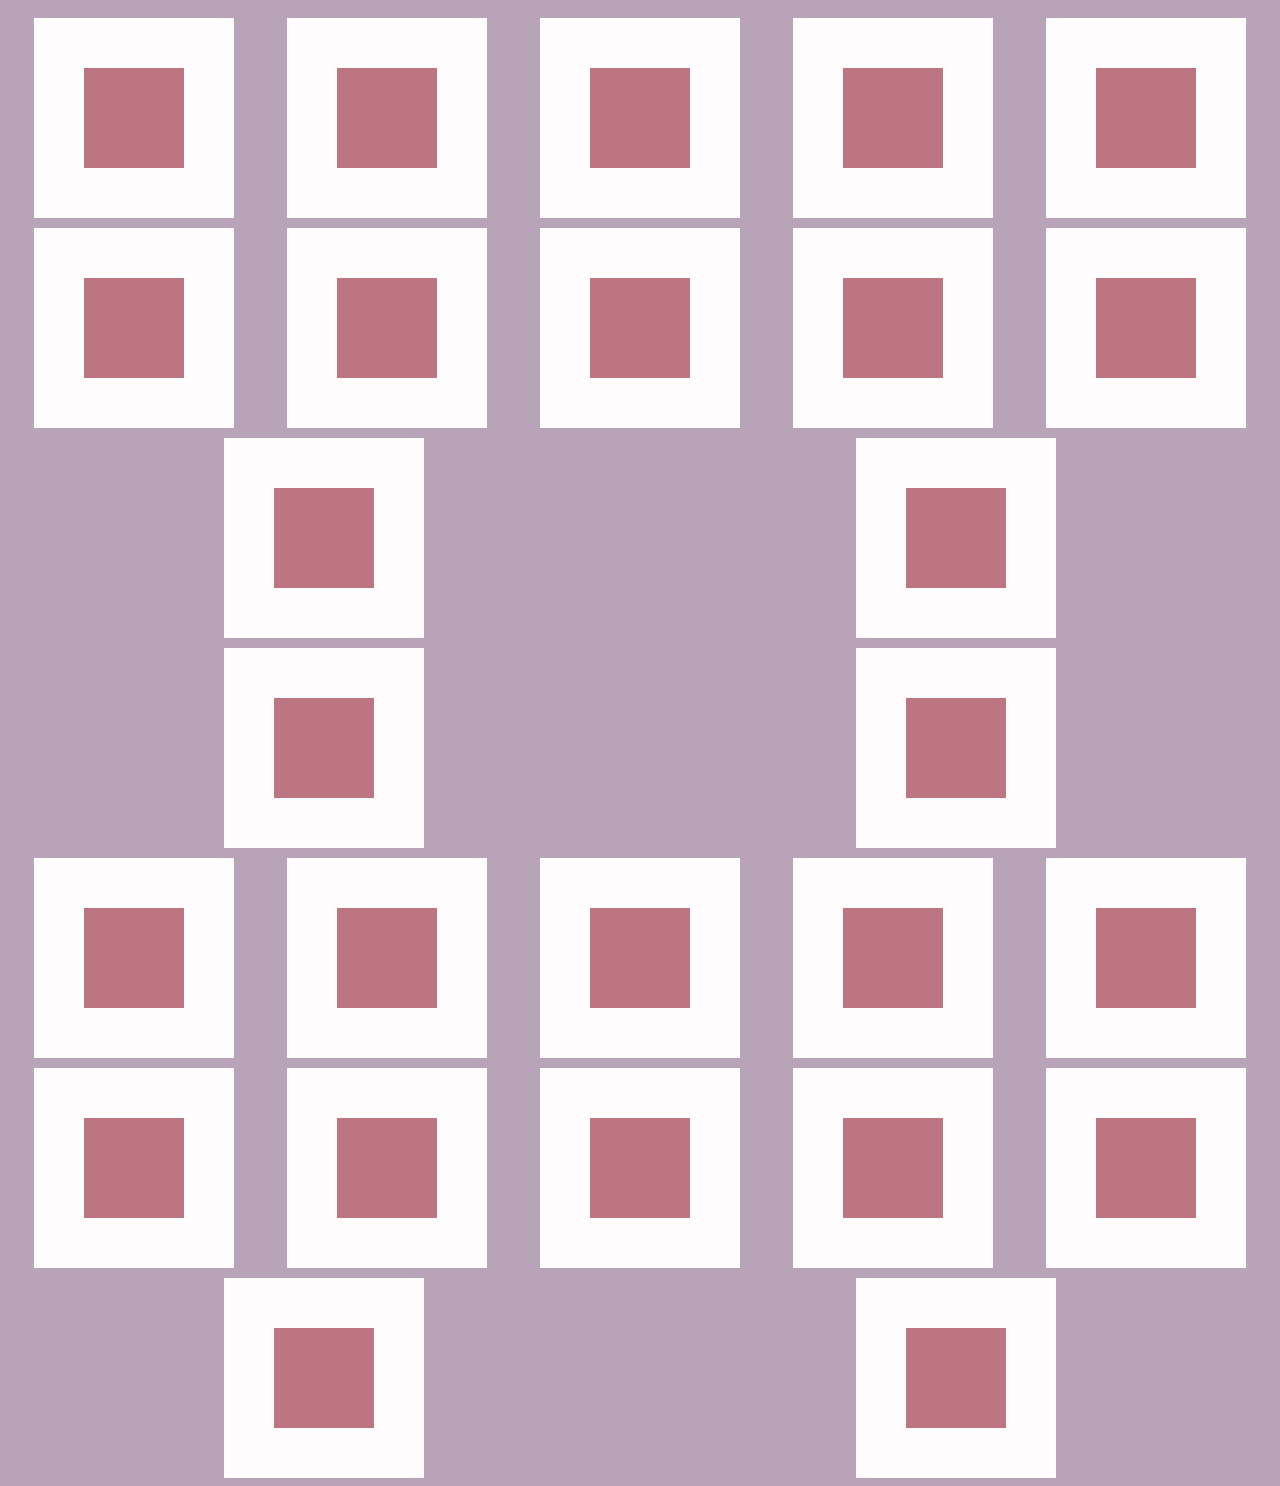
<file: index.html>
<!DOCTYPE html>
<html lang="en">
  <head>
    <meta charset="UTF-8" />
    <meta name="viewport" content="width=device-width, initial-scale=1.0" />
    <title>Document</title>
    <link rel="stylesheet" href="./index.css" />
  </head>
  <body>
    <section>
      <div>
        <span class="zero"></span>
        <span class="one"></span>
      </div>
      <div>
        <span class="zero"></span>
        <span class="two"></span>
      </div>
      <div>
        <span class="zero"></span>
        <span class="three"></span>
      </div>
      <div>
        <span class="zero"></span>
        <span class="four"></span>
      </div>
      <div>
        <span class="zero"></span>
        <span class="five"></span>
      </div>
    </section>
    <section>
      <div>
        <span class="zero"></span>
        <span class="six"></span>
      </div>
      <div>
        <span class="zero"></span>
        <span class="seven"></span>
      </div>
      <div>
        <span class="zero"></span>
        <span class="eight"></span>
      </div>
      <div>
        <span class="zero"></span>
        <span class="nine"></span>
      </div>
      <div>
        <span class="zero"></span>
        <span class="ten"></span>
      </div>
    </section>
    <section>
      <div>
        <span class="zero"></span>
        <span class="eleven"></span>
      </div>
      <div>
        <span class="zero"></span>
        <span class="twelve"></span>
      </div>
    </section>
    <section>
      <div>
        <span class="zero"></span>
        <span class="thirteen"></span>
      </div>
      <div>
        <span class="zero"></span>
        <span class="fourteen"></span>
      </div>
    </section>
    <section>
      <div>
        <span class="zero"></span>
        <span class="fifteen"></span>
      </div>
      <div>
        <span class="zero"></span>
        <span class="sixteen"></span>
      </div>
      <div>
        <span class="zero"></span>
        <span class="seventeen"></span>
      </div>
      <div>
        <span class="zero"></span>
        <span class="eighteen"></span>
      </div>
      <div>
        <span class="zero"></span>
        <span class="nineteen"></span>
      </div>
    </section>
    <section>
      <div>
        <span class="zero" ></span>
        <span class="twenty"></span>
      </div>
      <div>
        <span class="zero"></span>
        <span class="twenty-one"></span>
      </div>
      <div>
        <span class="zero"></span>
        <span class="twenty-two"></span>
      </div>
      <div>
        <span class="zero"></span>
        <span class="twenty-three"></span>
      </div>
      <div>
        <span class="zero"></span>
        <span class="twenty-four"></span>
      </div>
    </section>
    <section>
      <div>
        <span class="zero"></span>
        <span class="twenty-five"></span>
      </div>
      <div>
        <span class="zero"></span>
        <span class="twenty-six"></span>
      </div>
    </section>
  </body>
</html>
</file>
<file: index.css>
/* *{
    margin: 0;
    padding: 0;
    box-sizing: border-box;
} */
body{
    background-color: rgb(185, 163, 185);
}
section{
    display: flex;
    flex-direction: row;
    justify-content: space-around;
}
div{
    width: 200px;
    height: 200px;
    background-color: rgb(254, 252, 252);
    margin-top: 10px;
    display: flex;
    position: relative;
    justify-content: center;
    flex-direction: row;
}
.zero{
    width: 100px;
    height: 100px;
    margin-top: 50px;
    background-color: gray;
    position: absolute;
}
span{
    width: 100px;
    height: 100px;
    margin-top: 50px;
    background-color: rgb(188, 117, 129);
    position: absolute; 
    z-index: 1; 
}
.one:hover{
transform: rotate(45deg);
transition: all 1s 1s;
}
.two:hover{
   transform: scaleY(0.5);
    transition: all 1s 1s;
}
.three:hover{
    transform: scalex(0.5);
    transition: all 1s 1s;
}
.four:hover{
    transform: scale(2);
    transition: all 1s 1s;  
}
.five:hover{
    transform: scaleX(2);
    transition: all 1s 1s; 
}
.six:hover{
    transform: scaleY(2);
    transition: all 1s 1s;
}
.seven:hover{
    transform:skew(45deg);
    transition: all 1s 1s;
}
.eight:hover{
    transform:skew(-45deg);
    transition: all 1s 1s;
}
.nine:hover{
    transform:translate(40px, 40px);
    transition: all 1s 1s;
}
.ten:hover{
    transform:translate(40px);
    transition: all 1s 1s;
}
.eleven:hover{
    transform:translatey(40px);
    transition: all 1s 1s;
}
.twelve:hover{
  transform: skew(-30deg) scale(1.5) translatey(-20px);
    transition: ease 1s 1s;
}
.thirteen:hover{
    transform: perspective(100px) rotateX(60deg);
    transition: all 1s 1s;
}
.fourteen:hover{
    transform: perspective(100px) rotatey(60deg);
    transition: all 1s 1s;
}
.fifteen:hover{
    transform: rotate(60deg);
    transform-origin: top right;
    transition: ease-out 1s 1s;
}
.sixteen:hover{
    transform: rotate(60deg);
    transform-origin: bottom left;
    transition: ease-out 1s 1s; 
}
.seventeen:hover{
    transform:perspective(100px) rotatex(30deg);
    transform-origin: bottom;
    transition: all 1s 1s; 
}
.eighteen:hover{
    transform:perspective(300px) rotatex(70deg);
    transform-origin:top;
    transition: all 1s 1s;
}
.nineteen:hover{
    transform:perspective(300px) rotatey(70deg);
    transform-origin: left;
    transition: all 1s 1s;
}
.twenty:hover{
    transform: perspective(300px) rotatey(60deg);
    transform-origin: right;
    transition: all 1s 1s;
}
.twenty-one:hover{
transform: perspective(100px) scale(2);
transform-origin: top right ;
transition: all 1s 1s;
}
.twenty-two:hover{
    transform: perspective(100px) scale(2);
    transform-origin: bottom left ;
    transition: all 1s 1s;
}
.twenty-three:hover{
    transform:  scalex(1.5);
    transform-origin: right ;
    transition: all 1s 1s;
}
.twenty-four:hover{
    transform:  scalex(1.5);
    transform-origin: left ;
    transition: all 1s 1s;
}
.twenty-five:hover{
    transform:  scaleY(2);
    transform-origin: top;
    transition: all 1s 1s;
}
.twenty-six:hover{
    transform:  scaley(2);
    transform-origin: bottom ;
    transition: all 1s 1s;
}
</file>
